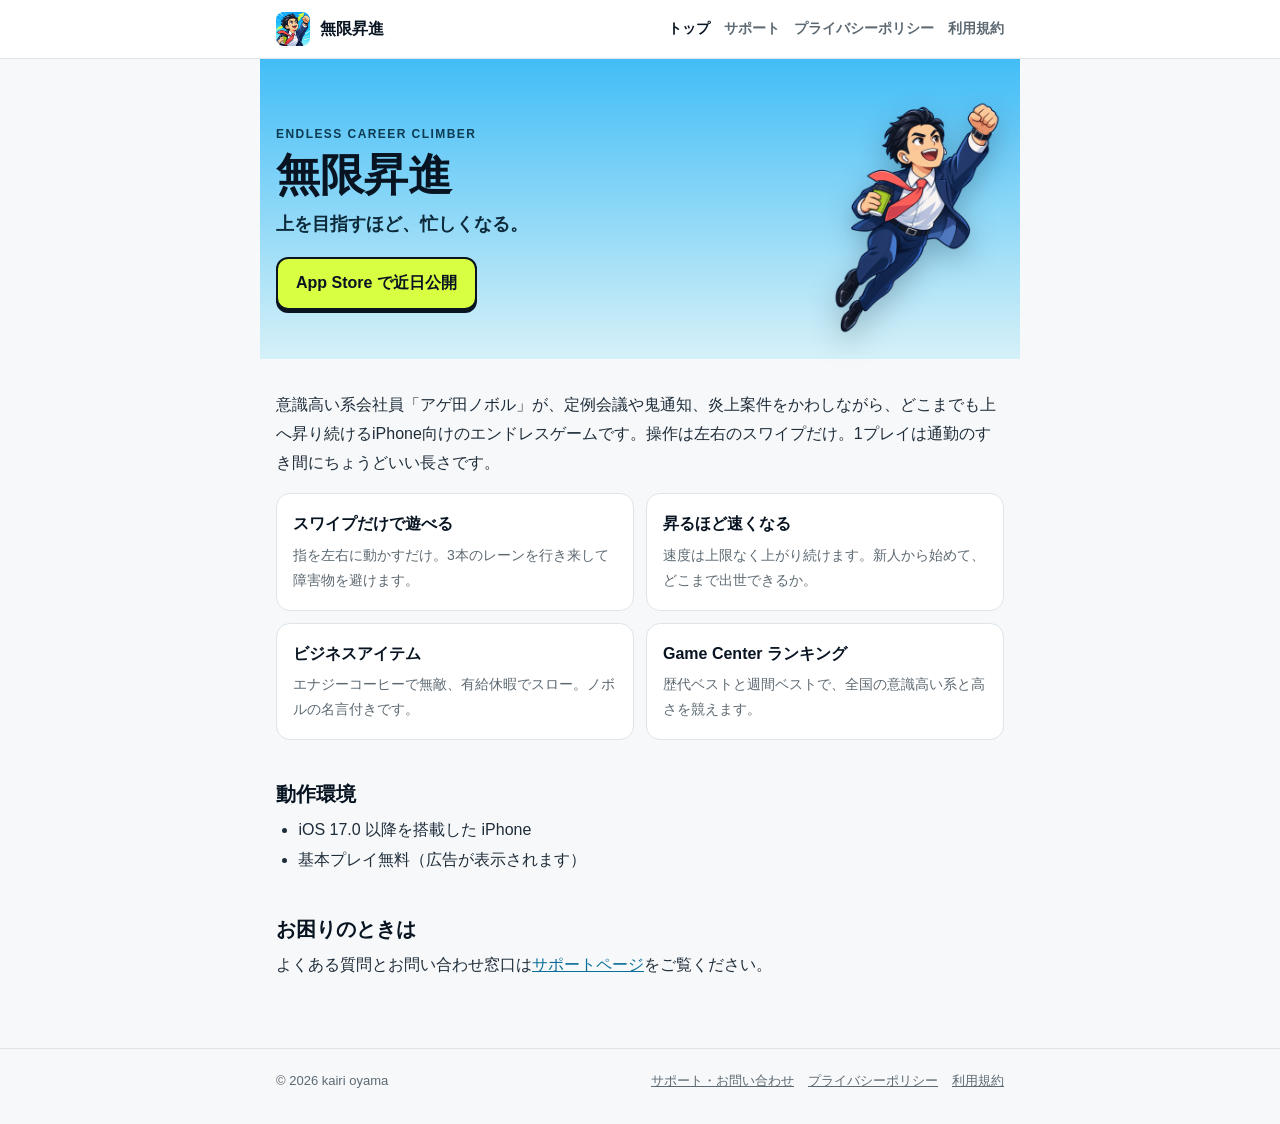
<file: index.html>
<!doctype html>
<html lang="ja">
<head>
  <meta charset="utf-8">
  <meta name="viewport" content="width=device-width, initial-scale=1">
  <title>無限昇進 — 意識高い系エンドレス上昇ゲーム</title>
  <meta name="description" content="上へ上へと昇り続ける、会社員ネタのエンドレス上昇ゲーム「無限昇進」の公式サイト。">
  <meta name="color-scheme" content="light dark">
  <link rel="icon" href="assets/icon.png">
  <link rel="apple-touch-icon" href="assets/apple-touch-icon.png">
  <link rel="stylesheet" href="styles.css">
</head>
<body>
  <header class="site-header">
    <div class="inner">
      <a class="brand" href="index.html"><img src="assets/icon.png" alt="" width="34" height="34">無限昇進</a>
      <nav class="site-nav" aria-label="サイト内">
        <a href="index.html" aria-current="page">トップ</a>
        <a href="support.html">サポート</a>
        <a href="privacy.html">プライバシーポリシー</a>
        <a href="terms.html">利用規約</a>
      </nav>
    </div>
  </header>
  <main>
    <section class="hero">
      <div>
        <p class="kicker">ENDLESS CAREER CLIMBER</p>
        <h1>無限昇進</h1>
        <p class="lead">上を目指すほど、忙しくなる。</p>
        <span class="badge">App Store で近日公開</span>
      </div>
      <img src="assets/noboru.png" alt="コーヒーを片手に空へ昇っていく主人公アゲ田ノボル" width="200" height="200">
    </section>

    <p>意識高い系会社員「アゲ田ノボル」が、定例会議や鬼通知、炎上案件をかわしながら、どこまでも上へ昇り続けるiPhone向けのエンドレスゲームです。操作は左右のスワイプだけ。1プレイは通勤のすき間にちょうどいい長さです。</p>

    <div class="cards">
      <div class="card">
        <h3>スワイプだけで遊べる</h3>
        <p>指を左右に動かすだけ。3本のレーンを行き来して障害物を避けます。</p>
      </div>
      <div class="card">
        <h3>昇るほど速くなる</h3>
        <p>速度は上限なく上がり続けます。新人から始めて、どこまで出世できるか。</p>
      </div>
      <div class="card">
        <h3>ビジネスアイテム</h3>
        <p>エナジーコーヒーで無敵、有給休暇でスロー。ノボルの名言付きです。</p>
      </div>
      <div class="card">
        <h3>Game Center ランキング</h3>
        <p>歴代ベストと週間ベストで、全国の意識高い系と高さを競えます。</p>
      </div>
    </div>

    <h2>動作環境</h2>
    <ul>
      <li>iOS 17.0 以降を搭載した iPhone</li>
      <li>基本プレイ無料（広告が表示されます）</li>
    </ul>

    <h2>お困りのときは</h2>
    <p>よくある質問とお問い合わせ窓口は<a href="support.html">サポートページ</a>をご覧ください。</p>
  </main>
  <footer class="site-footer">
    <div class="inner">
      <span>© 2026 kairi oyama</span>
      <nav aria-label="フッター">
        <a href="support.html">サポート・お問い合わせ</a>
        <a href="privacy.html">プライバシーポリシー</a>
        <a href="terms.html">利用規約</a>
      </nav>
    </div>
  </footer>
</body>
</html>
</file>
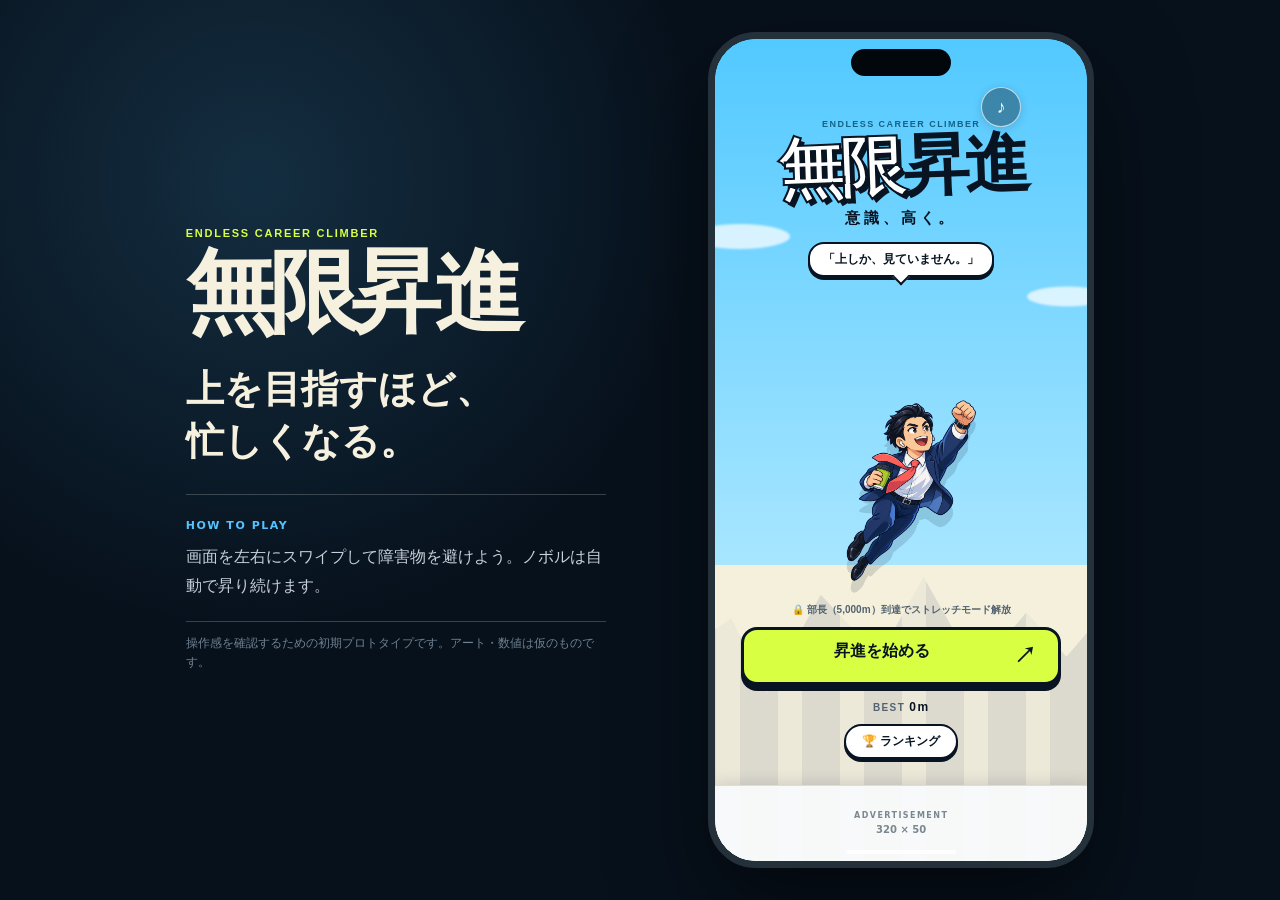
<file: mock/index.html>
<!doctype html>
<html lang="ja">
<head>
  <meta charset="utf-8">
  <meta name="viewport" content="width=device-width, initial-scale=1, viewport-fit=cover, user-scalable=no">
  <meta name="theme-color" content="#081421">
  <title>無限昇進 — 操作モック</title>
  <link rel="stylesheet" href="styles.css?v=20261109g">
</head>
<body>
  <main class="demo-layout">
    <section class="brief" aria-label="モック説明">
      <p class="eyebrow">ENDLESS CAREER CLIMBER</p>
      <h1>無限昇進</h1>
      <p class="lead">上を目指すほど、<br>忙しくなる。</p>
      <div class="instruction-card">
        <span>HOW TO PLAY</span>
        <p>画面を左右にスワイプして障害物を避けよう。ノボルは自動で昇り続けます。</p>
      </div>
      <p class="prototype-note">操作感を確認するための初期プロトタイプです。アート・数値は仮のものです。</p>
    </section>

    <section class="phone" aria-label="iPhoneゲームモック">
      <div class="speaker" aria-hidden="true"></div>
      <div class="screen" id="screen">
        <canvas id="game" width="390" height="844" aria-label="無限昇進のゲーム画面"></canvas>
        <button class="sound-button" id="soundButton" aria-label="音声をオフ" aria-pressed="false">♪</button>

        <div class="hud hidden" id="hud">
          <div class="hud-stat">
            <span>HEIGHT</span>
            <strong><b id="heightValue">0</b>m</strong>
          </div>
          <div class="rank-pill" id="rankValue">新人</div>
          <button class="icon-button" id="pauseButton" aria-label="一時停止">Ⅱ</button>
          <div class="speed" id="speedValue">SPEED ×1.0</div>
        </div>

        <section class="overlay title-screen" id="titleScreen">
          <div class="title-cloud cloud-one"></div>
          <div class="title-cloud cloud-two"></div>
          <div class="title-content">
            <p class="mini-title">ENDLESS CAREER CLIMBER</p>
            <h2><span>無限</span>昇進</h2>
            <p class="tagline" id="modeTagline">意識、高く。</p>
            <p class="hero-quote">「上しか、見ていません。」</p>
            <img class="hero-art" src="assets/character-noboru.png" alt="コーヒーを持って上昇するアゲ田ノボル">
            <div class="mode-select hidden" id="modeSelect" role="group" aria-label="モード選択">
              <button data-mode="normal" aria-pressed="true">通常</button>
              <button data-mode="stretch" aria-pressed="false">ストレッチ🔥</button>
              <button class="hidden" data-mode="overtime" aria-pressed="false">無限残業🌙</button>
            </div>
            <p class="mode-locked" id="modeLocked">🔒 部長（5,000m）到達でストレッチモード解放</p>
            <button class="primary-button" id="startButton">昇進を始める <span>↗</span></button>
            <p class="best">BEST <strong id="bestTitle">0m</strong></p>
            <button class="ranking-button" id="titleRankingButton">🏆 ランキング</button>
          </div>
        </section>

        <section class="overlay item-screen hidden" id="itemScreen">
          <div class="item-screen-content">
            <p class="mini-title">CAREER SUPPORT</p>
            <h2>使える福利厚生</h2>
            <p class="item-intro">触れるだけで即時発動。<br>上手に使って、さらに上へ。</p>
            <div class="item-list">
              <article>
                <img src="assets/item-energy-coffee.png" alt="エナジーコーヒー">
                <div><h3>エナジーコーヒー</h3><p>5秒間、無敵＆加速</p></div>
                <b>5s</b>
              </article>
              <article>
                <img src="assets/item-noise-cancel.png" alt="ノイズキャンセリング">
                <div><h3>ノイズキャンセリング</h3><p>障害物を1回だけ無効化</p></div>
                <b>×1</b>
              </article>
              <article>
                <img src="assets/item-paid-leave.png" alt="有給休暇申請書">
                <div><h3>有給休暇</h3><p>5秒間、世界がスローに</p></div>
                <b>5s</b>
              </article>
              <article>
                <img src="assets/item-self-help-book.png" alt="自己啓発本">
                <div><h3>自己啓発本</h3><p>読んだ気になって高度＋250m</p></div>
                <b>+250</b>
              </article>
            </div>
            <button class="primary-button" id="briefingStartButton">理解して昇進 <span>↗</span></button>
            <button class="text-button" id="briefingBackButton">タイトルへ戻る</button>
          </div>
        </section>

        <section class="overlay modal-overlay hidden" id="pauseScreen">
          <div class="modal">
            <p class="modal-kicker">COFFEE BREAK</p>
            <h2>ちょっと休憩</h2>
            <p>成長は一時停止中です。</p>
            <p class="noboru-line" id="pauseLine">「戦略的休息中。」</p>
            <button class="primary-button" id="resumeButton">業務を再開</button>
            <button class="text-button" id="pauseToTitle">タイトルへ</button>
          </div>
        </section>

        <section class="overlay modal-overlay hidden" id="gameOverScreen">
          <div class="modal game-over-modal">
            <div class="failure-icon">!</div>
            <p class="modal-kicker danger">CAREER PAUSED</p>
            <h2>成長が<br>止まりました</h2>
            <p class="noboru-line" id="gameOverLine">「これは失敗ではない。学びのピボットだ。」</p>
            <div class="result-row">
              <div><span>今回の高度</span><strong id="finalHeight">0m</strong></div>
              <div><span>役職</span><strong id="finalRank">新人</strong></div>
              <div class="global-rank hidden" id="globalRank"><span>全国順位</span><strong>—</strong></div>
            </div>
            <p class="new-best hidden" id="newBest">NEW BEST!</p>
            <p class="stretch-unlocked hidden" id="stretchUnlocked">🔥 ストレッチモード解放！ タイトルで選べます</p>
            <figure class="failure-capture hidden" id="failureCaptureBox">
              <img id="failureCapture" alt="失敗した瞬間の自動キャプチャ">
              <figcaption>失敗した瞬間を自動キャプチャしました</figcaption>
            </figure>
            <div class="capture-actions hidden" id="captureActions">
              <button id="saveCaptureButton">画像を保存</button>
              <button id="shareCaptureButton">共有する</button>
            </div>
            <button class="primary-button" id="retryButton">もう一度昇進 <span>↗</span></button>
            <div class="over-links">
              <button class="text-button" id="overRankingButton">ランキング</button>
              <button class="text-button" id="overToTitle">タイトルへ</button>
            </div>
          </div>
        </section>

        <section class="overlay modal-overlay ranking-overlay hidden" id="rankingScreen" aria-label="ランキング">
          <div class="modal ranking-modal">
            <p class="modal-kicker">GAME CENTER</p>
            <h2>昇進ランキング</h2>
            <div class="ranking-tabs" role="tablist">
              <button role="tab" aria-selected="true" data-board="alltime">歴代ベスト</button>
              <button role="tab" aria-selected="false" data-board="weekly">今週</button>
              <button role="tab" aria-selected="false" data-board="stretch">ストレッチ</button>
              <button class="hidden" role="tab" aria-selected="false" data-board="overtime">残業</button>
            </div>
            <ol class="ranking-list" id="rankingList"></ol>
            <p class="ranking-note">モック表示です。実機ではGame Centerのランキング画面が開きます。</p>
            <button class="primary-button" id="rankingCloseButton">閉じる</button>
          </div>
        </section>

        <div class="touch-guide hidden" id="touchGuide" aria-hidden="true">
          <div><b>‹</b><i></i><b>›</b><span>左右にスワイプ</span></div>
        </div>
        <div class="effect-chip hidden" id="effectChip">
          <img id="effectIcon" src="assets/item-energy-coffee.png" alt="">
          <span id="effectText">無敵 5.0s</span>
        </div>
        <div class="pickup-toast hidden" id="pickupToast">エナジーコーヒー！</div>
        <aside class="ad-slot" aria-label="広告掲載予定領域">
          <span>ADVERTISEMENT</span>
          <strong>320 × 50</strong>
        </aside>
      </div>
      <div class="home-indicator" aria-hidden="true"></div>
    </section>
  </main>
  <script src="game.js?v=20261109g"></script>
</body>
</html>
</file>
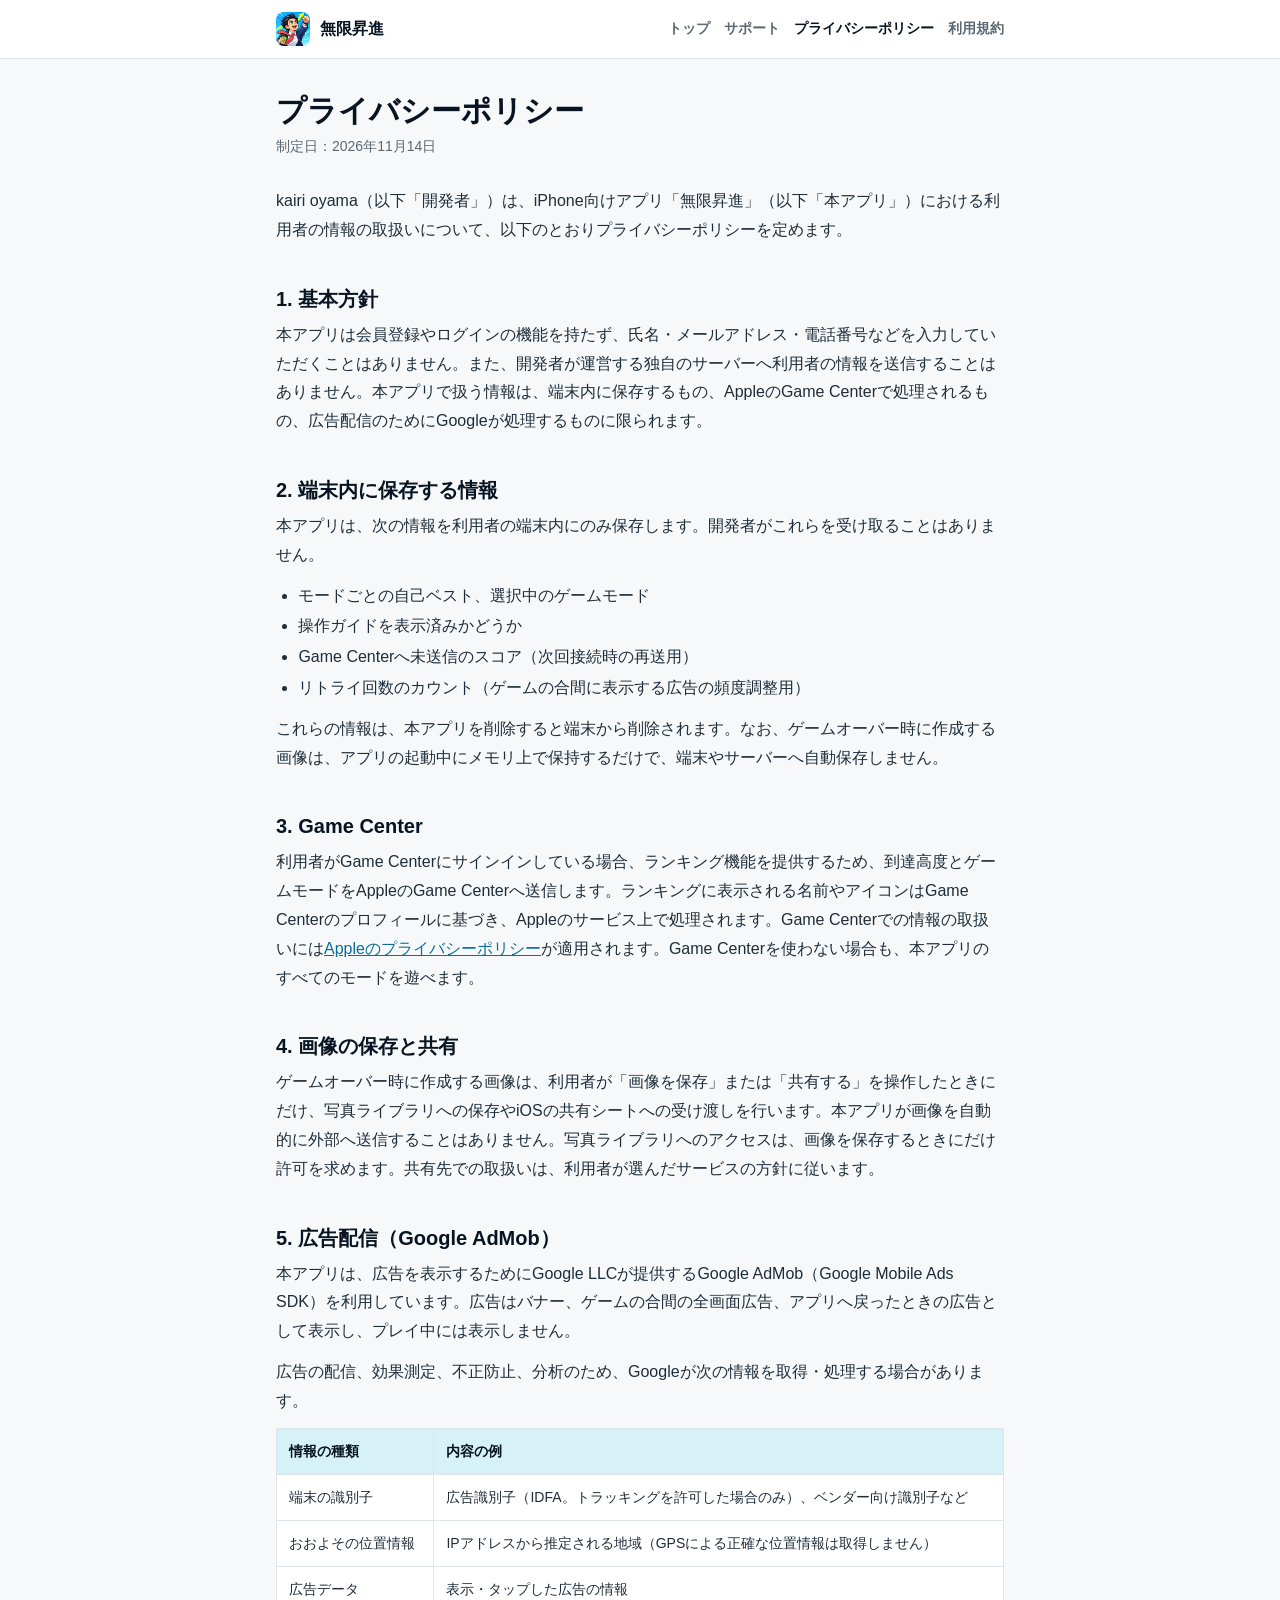
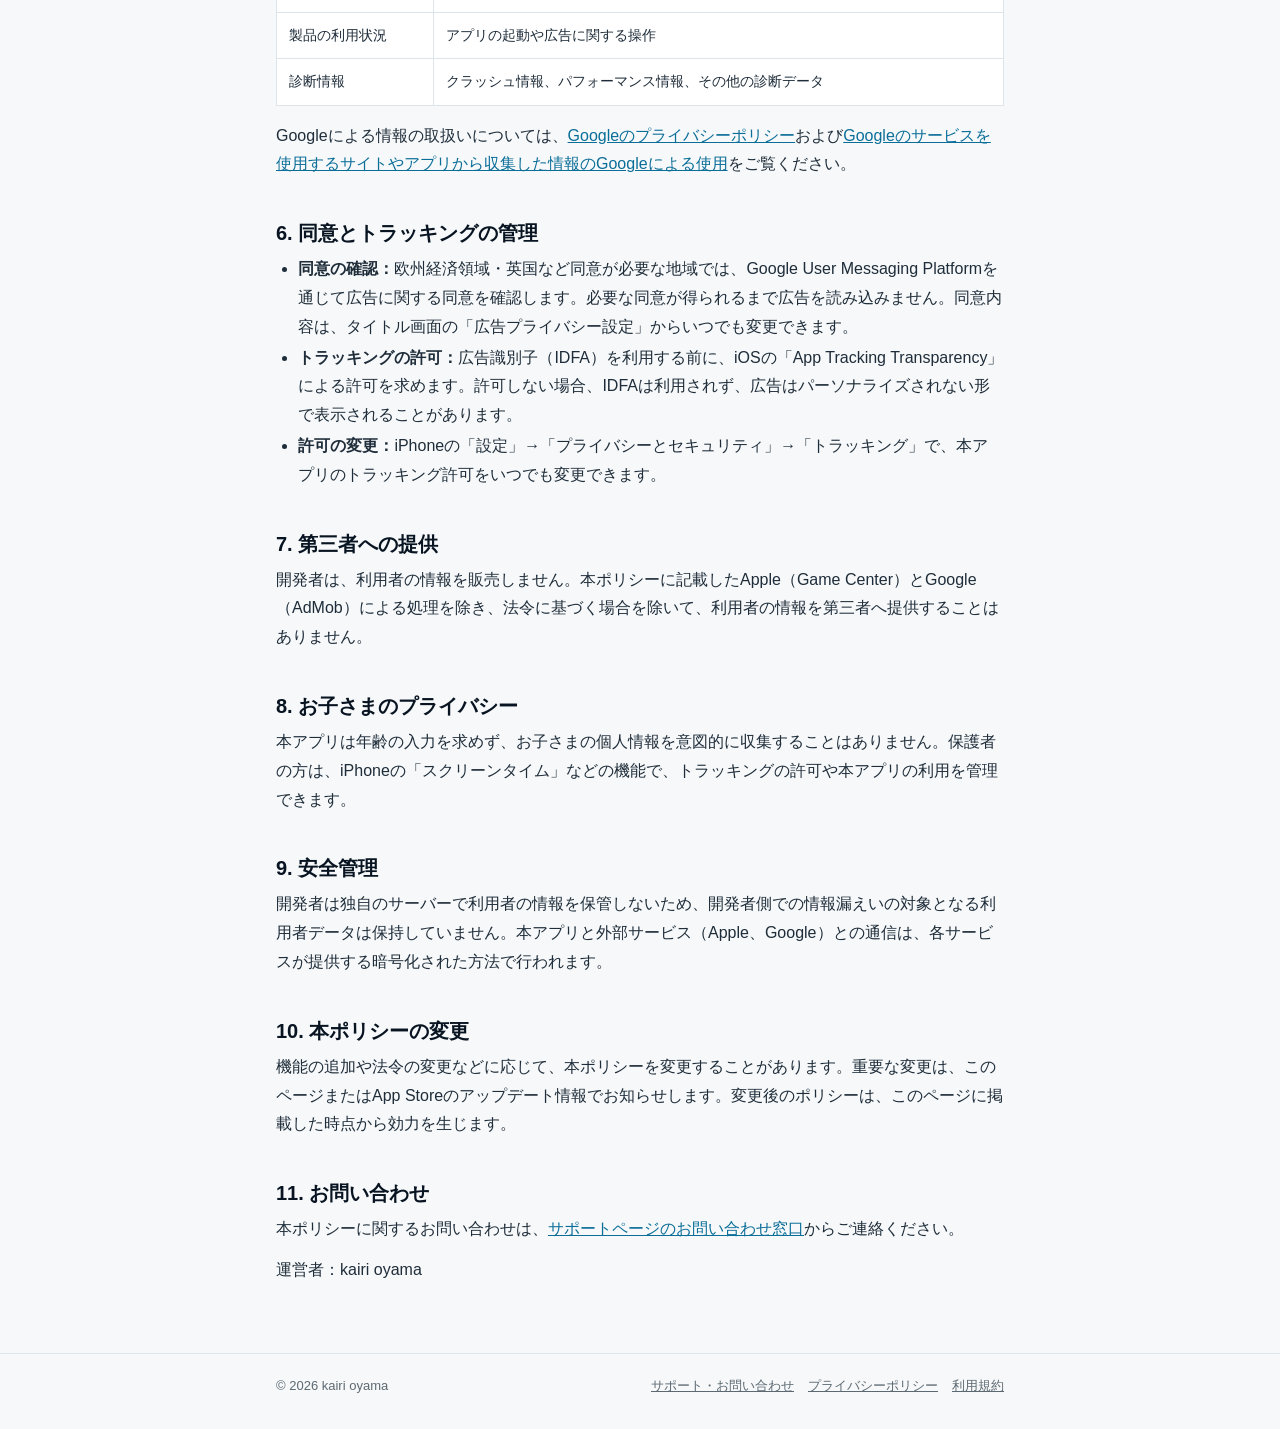
<file: privacy.html>
<!doctype html>
<html lang="ja">
<head>
  <meta charset="utf-8">
  <meta name="viewport" content="width=device-width, initial-scale=1">
  <title>プライバシーポリシー | 無限昇進</title>
  <meta name="description" content="「無限昇進」で扱う情報と、その利用目的・提供先についての説明。">
  <meta name="color-scheme" content="light dark">
  <link rel="icon" href="assets/icon.png">
  <link rel="apple-touch-icon" href="assets/apple-touch-icon.png">
  <link rel="stylesheet" href="styles.css">
</head>
<body>
  <header class="site-header">
    <div class="inner">
      <a class="brand" href="index.html"><img src="assets/icon.png" alt="" width="34" height="34">無限昇進</a>
      <nav class="site-nav" aria-label="サイト内">
        <a href="index.html">トップ</a>
        <a href="support.html">サポート</a>
        <a href="privacy.html" aria-current="page">プライバシーポリシー</a>
        <a href="terms.html">利用規約</a>
      </nav>
    </div>
  </header>
  <main>
    <h1 class="page-title">プライバシーポリシー</h1>
    <p class="updated">制定日：2026年11月14日</p>

    <p>kairi oyama（以下「開発者」）は、iPhone向けアプリ「無限昇進」（以下「本アプリ」）における利用者の情報の取扱いについて、以下のとおりプライバシーポリシーを定めます。</p>

    <h2>1. 基本方針</h2>
    <p>本アプリは会員登録やログインの機能を持たず、氏名・メールアドレス・電話番号などを入力していただくことはありません。また、開発者が運営する独自のサーバーへ利用者の情報を送信することはありません。本アプリで扱う情報は、端末内に保存するもの、AppleのGame Centerで処理されるもの、広告配信のためにGoogleが処理するものに限られます。</p>

    <h2>2. 端末内に保存する情報</h2>
    <p>本アプリは、次の情報を利用者の端末内にのみ保存します。開発者がこれらを受け取ることはありません。</p>
    <ul>
      <li>モードごとの自己ベスト、選択中のゲームモード</li>
      <li>操作ガイドを表示済みかどうか</li>
      <li>Game Centerへ未送信のスコア（次回接続時の再送用）</li>
      <li>リトライ回数のカウント（ゲームの合間に表示する広告の頻度調整用）</li>
    </ul>
    <p>これらの情報は、本アプリを削除すると端末から削除されます。なお、ゲームオーバー時に作成する画像は、アプリの起動中にメモリ上で保持するだけで、端末やサーバーへ自動保存しません。</p>

    <h2>3. Game Center</h2>
    <p>利用者がGame Centerにサインインしている場合、ランキング機能を提供するため、到達高度とゲームモードをAppleのGame Centerへ送信します。ランキングに表示される名前やアイコンはGame Centerのプロフィールに基づき、Appleのサービス上で処理されます。Game Centerでの情報の取扱いには<a href="https://www.apple.com/jp/legal/privacy/">Appleのプライバシーポリシー</a>が適用されます。Game Centerを使わない場合も、本アプリのすべてのモードを遊べます。</p>

    <h2>4. 画像の保存と共有</h2>
    <p>ゲームオーバー時に作成する画像は、利用者が「画像を保存」または「共有する」を操作したときにだけ、写真ライブラリへの保存やiOSの共有シートへの受け渡しを行います。本アプリが画像を自動的に外部へ送信することはありません。写真ライブラリへのアクセスは、画像を保存するときにだけ許可を求めます。共有先での取扱いは、利用者が選んだサービスの方針に従います。</p>

    <h2>5. 広告配信（Google AdMob）</h2>
    <p>本アプリは、広告を表示するためにGoogle LLCが提供するGoogle AdMob（Google Mobile Ads SDK）を利用しています。広告はバナー、ゲームの合間の全画面広告、アプリへ戻ったときの広告として表示し、プレイ中には表示しません。</p>
    <p>広告の配信、効果測定、不正防止、分析のため、Googleが次の情報を取得・処理する場合があります。</p>
    <div class="table-wrap">
      <table>
        <thead>
          <tr><th>情報の種類</th><th>内容の例</th></tr>
        </thead>
        <tbody>
          <tr><td>端末の識別子</td><td>広告識別子（IDFA。トラッキングを許可した場合のみ）、ベンダー向け識別子など</td></tr>
          <tr><td>おおよその位置情報</td><td>IPアドレスから推定される地域（GPSによる正確な位置情報は取得しません）</td></tr>
          <tr><td>広告データ</td><td>表示・タップした広告の情報</td></tr>
          <tr><td>製品の利用状況</td><td>アプリの起動や広告に関する操作</td></tr>
          <tr><td>診断情報</td><td>クラッシュ情報、パフォーマンス情報、その他の診断データ</td></tr>
        </tbody>
      </table>
    </div>
    <p>Googleによる情報の取扱いについては、<a href="https://policies.google.com/privacy?hl=ja">Googleのプライバシーポリシー</a>および<a href="https://policies.google.com/technologies/partner-sites?hl=ja">Googleのサービスを使用するサイトやアプリから収集した情報のGoogleによる使用</a>をご覧ください。</p>

    <h2>6. 同意とトラッキングの管理</h2>
    <ul>
      <li><strong>同意の確認：</strong>欧州経済領域・英国など同意が必要な地域では、Google User Messaging Platformを通じて広告に関する同意を確認します。必要な同意が得られるまで広告を読み込みません。同意内容は、タイトル画面の「広告プライバシー設定」からいつでも変更できます。</li>
      <li><strong>トラッキングの許可：</strong>広告識別子（IDFA）を利用する前に、iOSの「App Tracking Transparency」による許可を求めます。許可しない場合、IDFAは利用されず、広告はパーソナライズされない形で表示されることがあります。</li>
      <li><strong>許可の変更：</strong>iPhoneの「設定」→「プライバシーとセキュリティ」→「トラッキング」で、本アプリのトラッキング許可をいつでも変更できます。</li>
    </ul>

    <h2>7. 第三者への提供</h2>
    <p>開発者は、利用者の情報を販売しません。本ポリシーに記載したApple（Game Center）とGoogle（AdMob）による処理を除き、法令に基づく場合を除いて、利用者の情報を第三者へ提供することはありません。</p>

    <h2>8. お子さまのプライバシー</h2>
    <p>本アプリは年齢の入力を求めず、お子さまの個人情報を意図的に収集することはありません。保護者の方は、iPhoneの「スクリーンタイム」などの機能で、トラッキングの許可や本アプリの利用を管理できます。</p>

    <h2>9. 安全管理</h2>
    <p>開発者は独自のサーバーで利用者の情報を保管しないため、開発者側での情報漏えいの対象となる利用者データは保持していません。本アプリと外部サービス（Apple、Google）との通信は、各サービスが提供する暗号化された方法で行われます。</p>

    <h2>10. 本ポリシーの変更</h2>
    <p>機能の追加や法令の変更などに応じて、本ポリシーを変更することがあります。重要な変更は、このページまたはApp Storeのアップデート情報でお知らせします。変更後のポリシーは、このページに掲載した時点から効力を生じます。</p>

    <h2>11. お問い合わせ</h2>
    <p>本ポリシーに関するお問い合わせは、<a href="support.html#contact">サポートページのお問い合わせ窓口</a>からご連絡ください。</p>
    <p>運営者：kairi oyama</p>
  </main>
  <footer class="site-footer">
    <div class="inner">
      <span>© 2026 kairi oyama</span>
      <nav aria-label="フッター">
        <a href="support.html">サポート・お問い合わせ</a>
        <a href="privacy.html">プライバシーポリシー</a>
        <a href="terms.html">利用規約</a>
      </nav>
    </div>
  </footer>
</body>
</html>
</file>
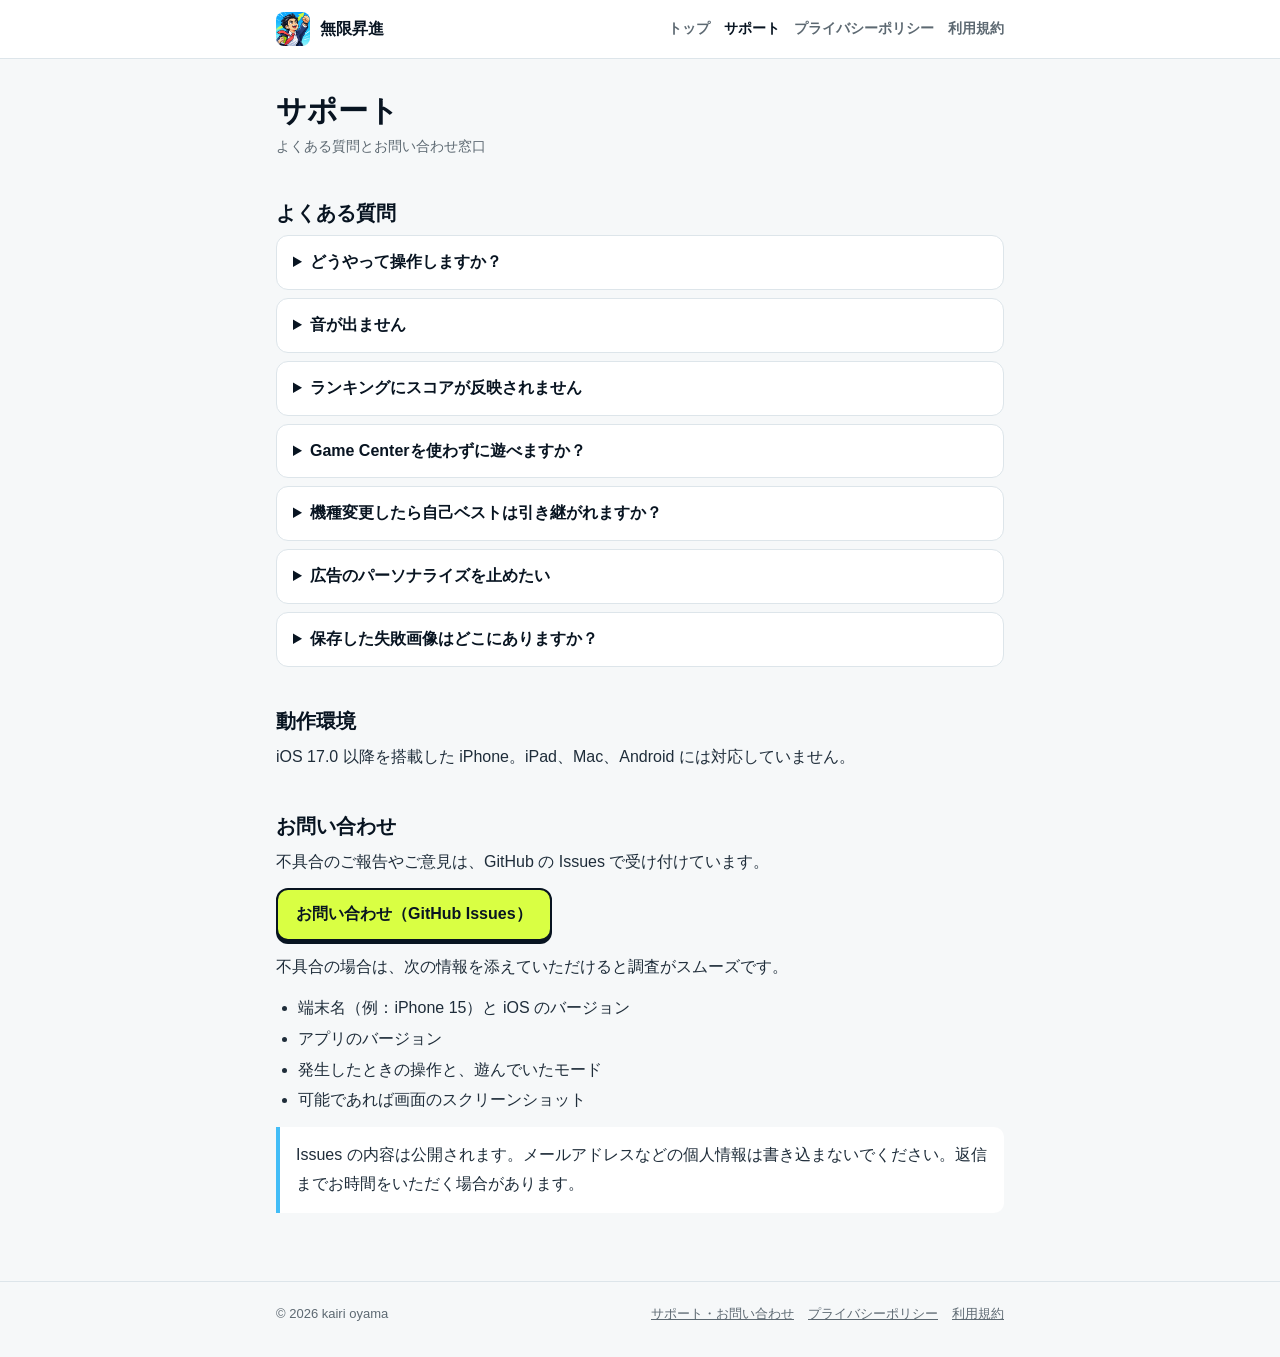
<file: support.html>
<!doctype html>
<html lang="ja">
<head>
  <meta charset="utf-8">
  <meta name="viewport" content="width=device-width, initial-scale=1">
  <title>サポート | 無限昇進</title>
  <meta name="description" content="「無限昇進」のよくある質問とお問い合わせ窓口。">
  <meta name="color-scheme" content="light dark">
  <link rel="icon" href="assets/icon.png">
  <link rel="apple-touch-icon" href="assets/apple-touch-icon.png">
  <link rel="stylesheet" href="styles.css">
</head>
<body>
  <header class="site-header">
    <div class="inner">
      <a class="brand" href="index.html"><img src="assets/icon.png" alt="" width="34" height="34">無限昇進</a>
      <nav class="site-nav" aria-label="サイト内">
        <a href="index.html">トップ</a>
        <a href="support.html" aria-current="page">サポート</a>
        <a href="privacy.html">プライバシーポリシー</a>
        <a href="terms.html">利用規約</a>
      </nav>
    </div>
  </header>
  <main>
    <h1 class="page-title">サポート</h1>
    <p class="updated">よくある質問とお問い合わせ窓口</p>

    <h2>よくある質問</h2>

    <details>
      <summary>どうやって操作しますか？</summary>
      <p>プレイ画面を左右にスワイプすると、アゲ田ノボルが指の動きに合わせて横に移動します。縦方向のスワイプは移動に影響しません。右上のボタンで一時停止できます。</p>
    </details>

    <details>
      <summary>音が出ません</summary>
      <p>端末の音量と、消音（マナーモード）スイッチをご確認ください。本アプリは消音スイッチがオンのときは音を鳴らさず、他のアプリで再生中の音楽とも一緒に再生されます。</p>
    </details>

    <details>
      <summary>ランキングにスコアが反映されません</summary>
      <p>iPhoneの「設定」→「Game Center」でサインインしているか、通信できる状態かをご確認ください。送信できなかった最高スコアは端末内に保持し、次にGame Centerへ接続したときに再送を試みます。</p>
    </details>

    <details>
      <summary>Game Centerを使わずに遊べますか？</summary>
      <p>はい。Game Centerにサインインしていなくても、すべてのモードを遊べます。ランキングへの登録と閲覧だけが利用できなくなります。</p>
    </details>

    <details>
      <summary>機種変更したら自己ベストは引き継がれますか？</summary>
      <p>端末内に保存している自己ベストの自動移行は保証していません。Game Centerのランキングへ送信済みのスコアは、同じApple Accountでサインインすると確認できます。</p>
    </details>

    <details>
      <summary>広告のパーソナライズを止めたい</summary>
      <p>iPhoneの「設定」→「プライバシーとセキュリティ」→「トラッキング」で、本アプリのトラッキング許可をオフにできます。同意が必要な地域では、タイトル画面の「広告プライバシー設定」から同意内容を変更できます。詳しくは<a href="privacy.html">プライバシーポリシー</a>をご覧ください。</p>
    </details>

    <details>
      <summary>保存した失敗画像はどこにありますか？</summary>
      <p>ゲームオーバー画面で「画像を保存」を押すと、写真アプリに保存されます。写真ライブラリへのアクセスは、保存するときにだけ許可を求めます。</p>
    </details>

    <h2>動作環境</h2>
    <p>iOS 17.0 以降を搭載した iPhone。iPad、Mac、Android には対応していません。</p>

    <h2 id="contact">お問い合わせ</h2>
    <p>不具合のご報告やご意見は、GitHub の Issues で受け付けています。</p>
    <p><a class="badge" href="https://github.com/unnnya5-hue/UpAndJump/issues">お問い合わせ（GitHub Issues）</a></p>
    <p>不具合の場合は、次の情報を添えていただけると調査がスムーズです。</p>
    <ul>
      <li>端末名（例：iPhone 15）と iOS のバージョン</li>
      <li>アプリのバージョン</li>
      <li>発生したときの操作と、遊んでいたモード</li>
      <li>可能であれば画面のスクリーンショット</li>
    </ul>
    <p class="note">Issues の内容は公開されます。メールアドレスなどの個人情報は書き込まないでください。返信までお時間をいただく場合があります。</p>
  </main>
  <footer class="site-footer">
    <div class="inner">
      <span>© 2026 kairi oyama</span>
      <nav aria-label="フッター">
        <a href="support.html">サポート・お問い合わせ</a>
        <a href="privacy.html">プライバシーポリシー</a>
        <a href="terms.html">利用規約</a>
      </nav>
    </div>
  </footer>
</body>
</html>
</file>
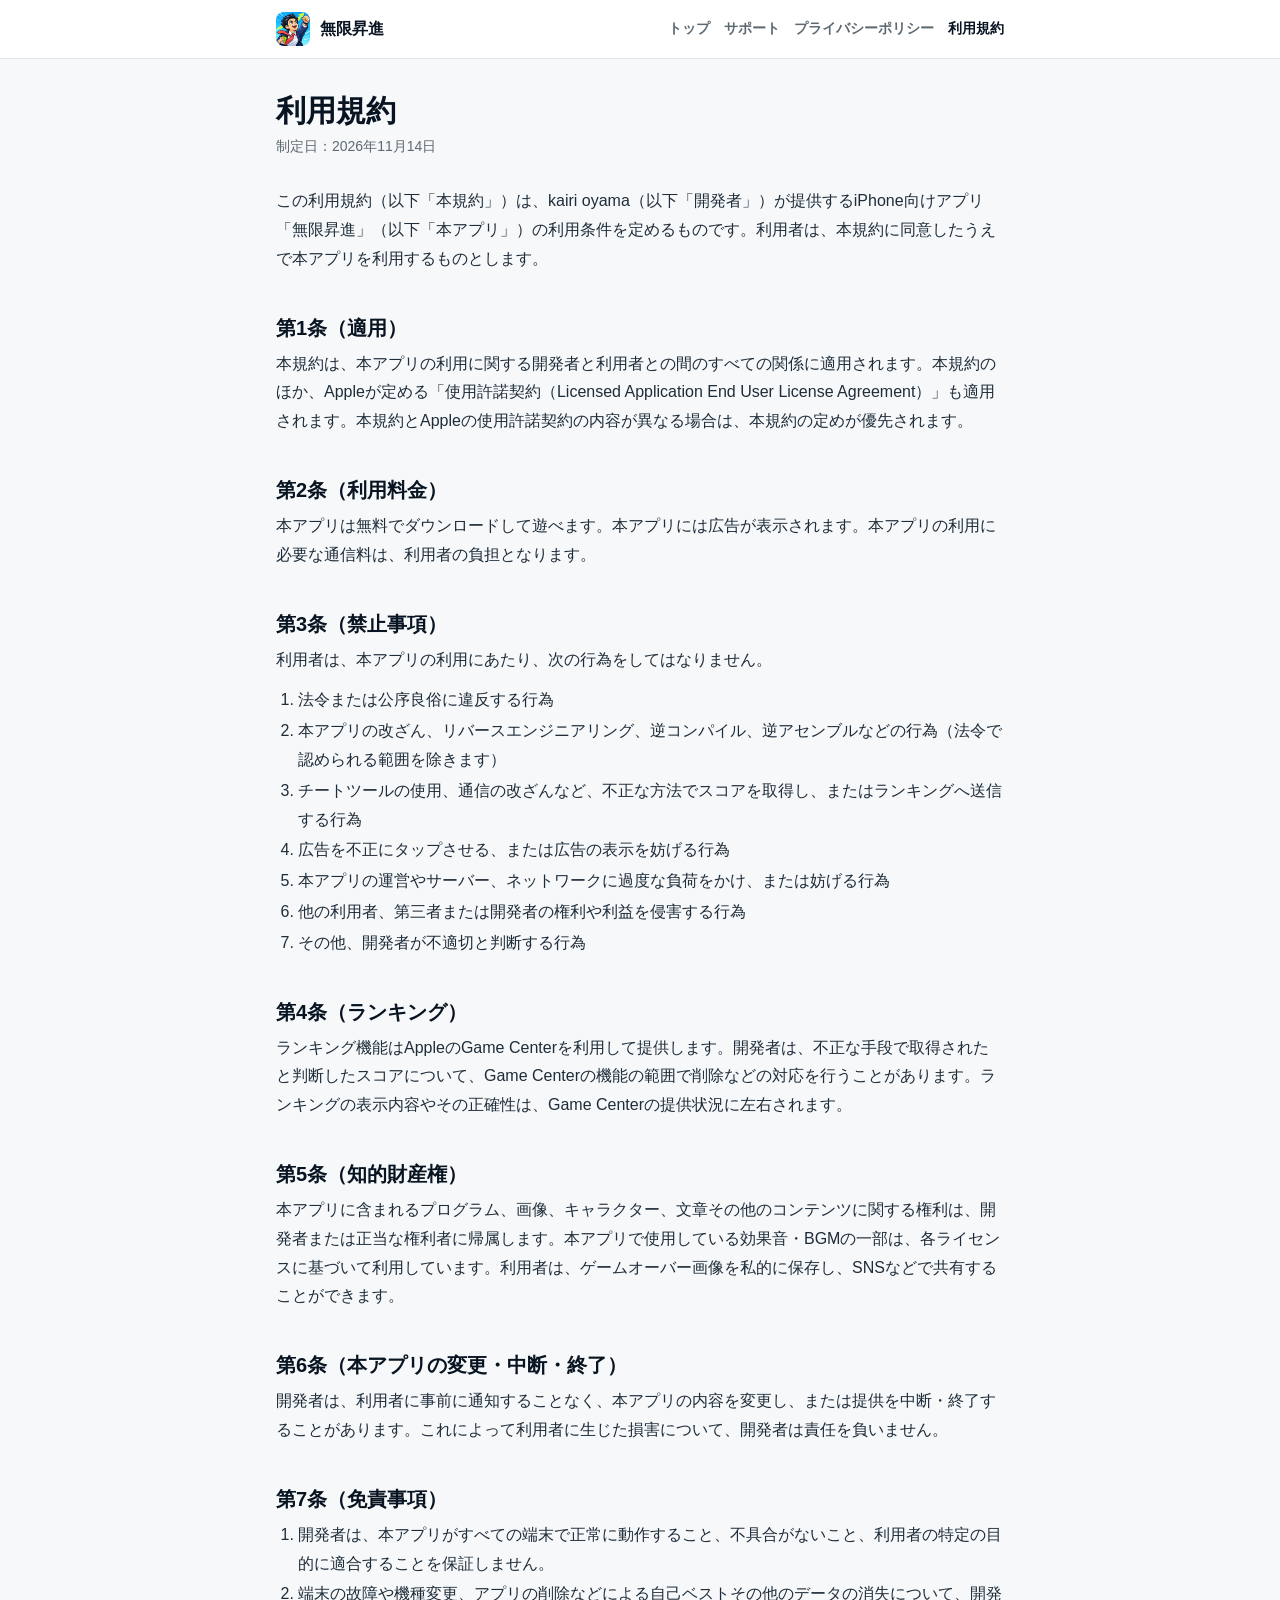
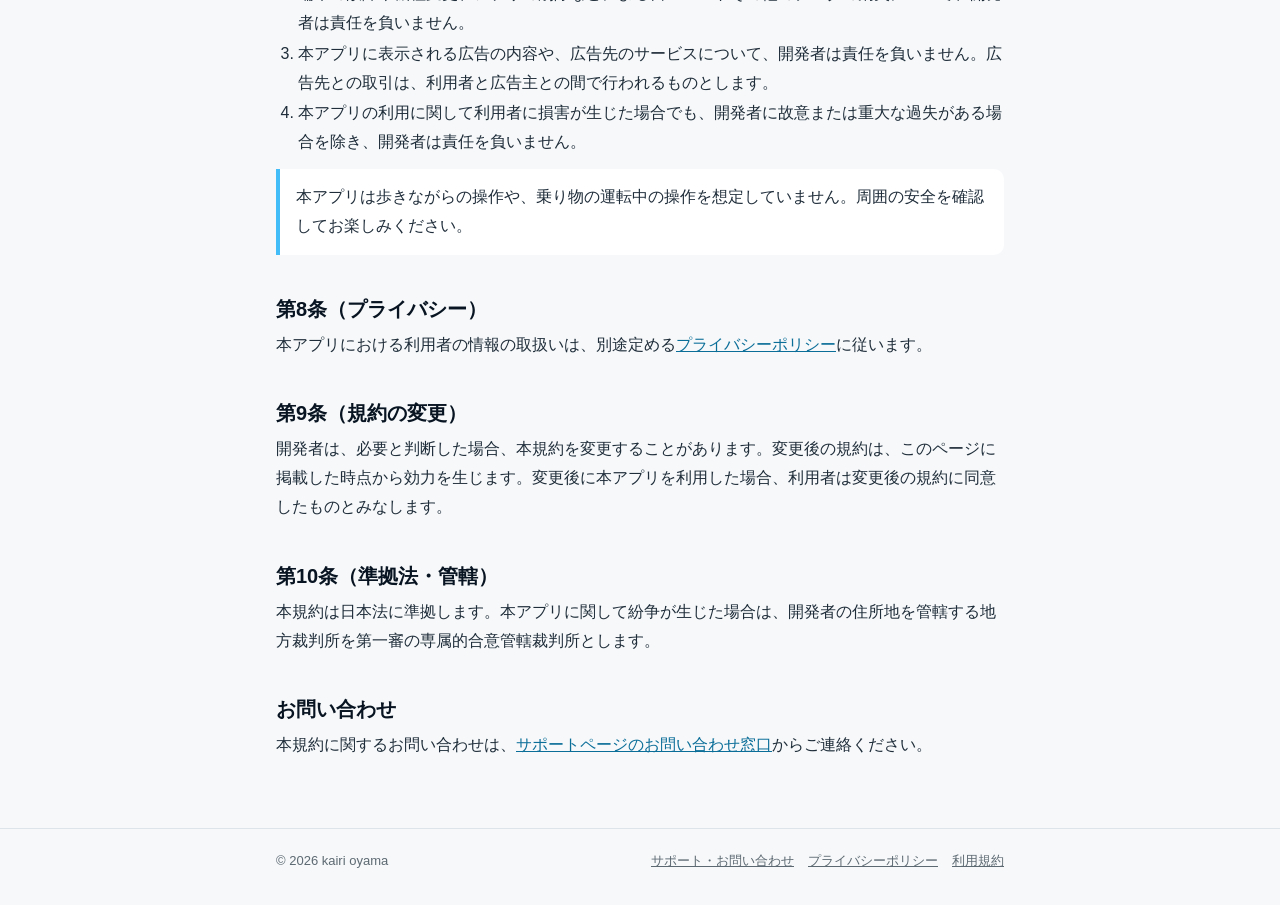
<file: terms.html>
<!doctype html>
<html lang="ja">
<head>
  <meta charset="utf-8">
  <meta name="viewport" content="width=device-width, initial-scale=1">
  <title>利用規約 | 無限昇進</title>
  <meta name="description" content="「無限昇進」の利用規約。">
  <meta name="color-scheme" content="light dark">
  <link rel="icon" href="assets/icon.png">
  <link rel="apple-touch-icon" href="assets/apple-touch-icon.png">
  <link rel="stylesheet" href="styles.css">
</head>
<body>
  <header class="site-header">
    <div class="inner">
      <a class="brand" href="index.html"><img src="assets/icon.png" alt="" width="34" height="34">無限昇進</a>
      <nav class="site-nav" aria-label="サイト内">
        <a href="index.html">トップ</a>
        <a href="support.html">サポート</a>
        <a href="privacy.html">プライバシーポリシー</a>
        <a href="terms.html" aria-current="page">利用規約</a>
      </nav>
    </div>
  </header>
  <main>
    <h1 class="page-title">利用規約</h1>
    <p class="updated">制定日：2026年11月14日</p>

    <p>この利用規約（以下「本規約」）は、kairi oyama（以下「開発者」）が提供するiPhone向けアプリ「無限昇進」（以下「本アプリ」）の利用条件を定めるものです。利用者は、本規約に同意したうえで本アプリを利用するものとします。</p>

    <h2>第1条（適用）</h2>
    <p>本規約は、本アプリの利用に関する開発者と利用者との間のすべての関係に適用されます。本規約のほか、Appleが定める「使用許諾契約（Licensed Application End User License Agreement）」も適用されます。本規約とAppleの使用許諾契約の内容が異なる場合は、本規約の定めが優先されます。</p>

    <h2>第2条（利用料金）</h2>
    <p>本アプリは無料でダウンロードして遊べます。本アプリには広告が表示されます。本アプリの利用に必要な通信料は、利用者の負担となります。</p>

    <h2>第3条（禁止事項）</h2>
    <p>利用者は、本アプリの利用にあたり、次の行為をしてはなりません。</p>
    <ol>
      <li>法令または公序良俗に違反する行為</li>
      <li>本アプリの改ざん、リバースエンジニアリング、逆コンパイル、逆アセンブルなどの行為（法令で認められる範囲を除きます）</li>
      <li>チートツールの使用、通信の改ざんなど、不正な方法でスコアを取得し、またはランキングへ送信する行為</li>
      <li>広告を不正にタップさせる、または広告の表示を妨げる行為</li>
      <li>本アプリの運営やサーバー、ネットワークに過度な負荷をかけ、または妨げる行為</li>
      <li>他の利用者、第三者または開発者の権利や利益を侵害する行為</li>
      <li>その他、開発者が不適切と判断する行為</li>
    </ol>

    <h2>第4条（ランキング）</h2>
    <p>ランキング機能はAppleのGame Centerを利用して提供します。開発者は、不正な手段で取得されたと判断したスコアについて、Game Centerの機能の範囲で削除などの対応を行うことがあります。ランキングの表示内容やその正確性は、Game Centerの提供状況に左右されます。</p>

    <h2>第5条（知的財産権）</h2>
    <p>本アプリに含まれるプログラム、画像、キャラクター、文章その他のコンテンツに関する権利は、開発者または正当な権利者に帰属します。本アプリで使用している効果音・BGMの一部は、各ライセンスに基づいて利用しています。利用者は、ゲームオーバー画像を私的に保存し、SNSなどで共有することができます。</p>

    <h2>第6条（本アプリの変更・中断・終了）</h2>
    <p>開発者は、利用者に事前に通知することなく、本アプリの内容を変更し、または提供を中断・終了することがあります。これによって利用者に生じた損害について、開発者は責任を負いません。</p>

    <h2>第7条（免責事項）</h2>
    <ol>
      <li>開発者は、本アプリがすべての端末で正常に動作すること、不具合がないこと、利用者の特定の目的に適合することを保証しません。</li>
      <li>端末の故障や機種変更、アプリの削除などによる自己ベストその他のデータの消失について、開発者は責任を負いません。</li>
      <li>本アプリに表示される広告の内容や、広告先のサービスについて、開発者は責任を負いません。広告先との取引は、利用者と広告主との間で行われるものとします。</li>
      <li>本アプリの利用に関して利用者に損害が生じた場合でも、開発者に故意または重大な過失がある場合を除き、開発者は責任を負いません。</li>
    </ol>
    <p class="note">本アプリは歩きながらの操作や、乗り物の運転中の操作を想定していません。周囲の安全を確認してお楽しみください。</p>

    <h2>第8条（プライバシー）</h2>
    <p>本アプリにおける利用者の情報の取扱いは、別途定める<a href="privacy.html">プライバシーポリシー</a>に従います。</p>

    <h2>第9条（規約の変更）</h2>
    <p>開発者は、必要と判断した場合、本規約を変更することがあります。変更後の規約は、このページに掲載した時点から効力を生じます。変更後に本アプリを利用した場合、利用者は変更後の規約に同意したものとみなします。</p>

    <h2>第10条（準拠法・管轄）</h2>
    <p>本規約は日本法に準拠します。本アプリに関して紛争が生じた場合は、開発者の住所地を管轄する地方裁判所を第一審の専属的合意管轄裁判所とします。</p>

    <h2>お問い合わせ</h2>
    <p>本規約に関するお問い合わせは、<a href="support.html#contact">サポートページのお問い合わせ窓口</a>からご連絡ください。</p>
  </main>
  <footer class="site-footer">
    <div class="inner">
      <span>© 2026 kairi oyama</span>
      <nav aria-label="フッター">
        <a href="support.html">サポート・お問い合わせ</a>
        <a href="privacy.html">プライバシーポリシー</a>
        <a href="terms.html">利用規約</a>
      </nav>
    </div>
  </footer>
</body>
</html>
</file>
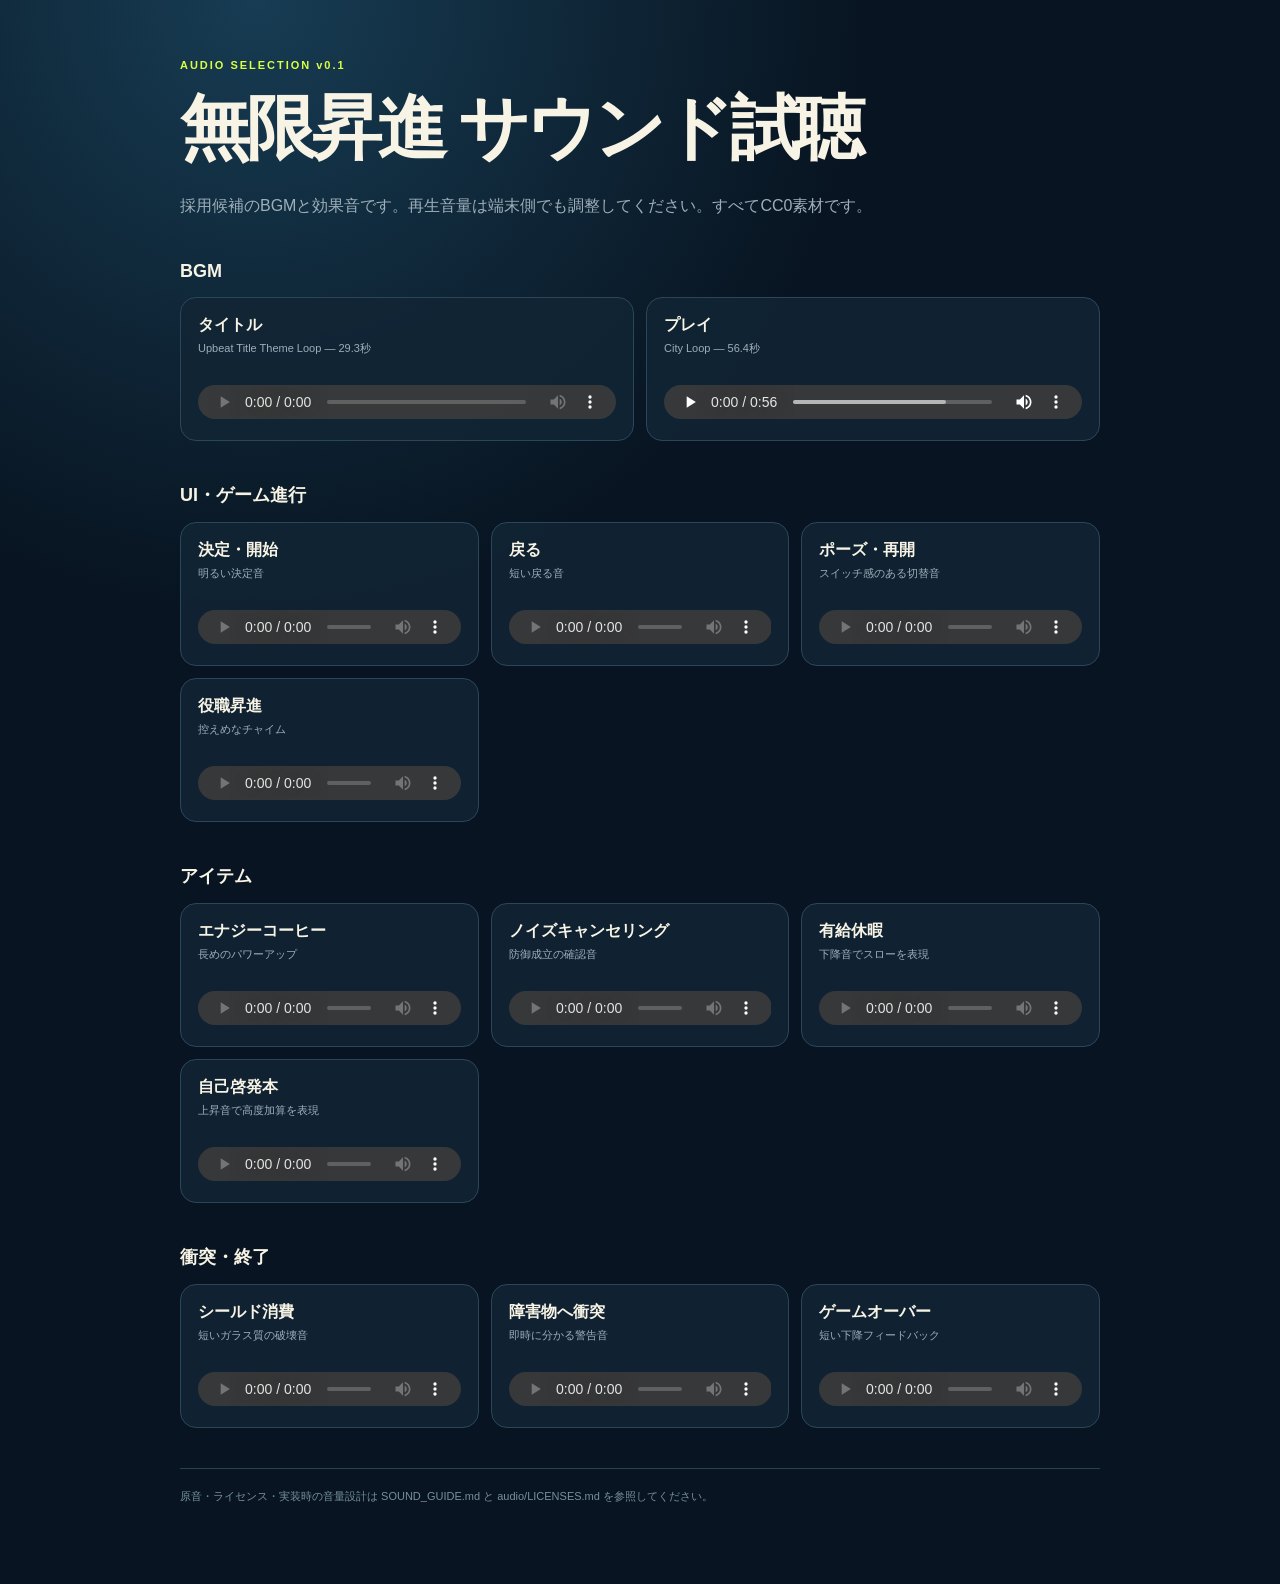
<file: audio/preview.html>
<!doctype html>
<html lang="ja">
<head>
  <meta charset="utf-8">
  <meta name="viewport" content="width=device-width, initial-scale=1">
  <title>無限昇進 — サウンド試聴</title>
  <style>
    :root { color-scheme: dark; --ink:#081421; --card:#122535; --lime:#d9ff43; --muted:#9eafba; }
    * { box-sizing:border-box; }
    body { margin:0; min-height:100vh; padding:48px 20px 80px; background:radial-gradient(circle at 20% 0,#173c53,transparent 38rem),var(--ink); color:#f8f4e5; font-family:-apple-system,BlinkMacSystemFont,"Hiragino Sans",sans-serif; }
    main { width:min(920px,100%); margin:auto; }
    .eyebrow { color:var(--lime); font-size:11px; font-weight:900; letter-spacing:.18em; }
    h1 { margin:8px 0; font-size:clamp(38px,7vw,70px); letter-spacing:-.06em; }
    .lead { color:var(--muted); line-height:1.7; }
    h2 { margin-top:42px; font-size:18px; }
    .grid { display:grid; grid-template-columns:repeat(auto-fit,minmax(260px,1fr)); gap:12px; }
    article { padding:17px; border:1px solid #2c4659; border-radius:16px; background:rgba(18,37,53,.88); }
    article strong { display:block; margin-bottom:4px; }
    article span { display:block; min-height:32px; color:var(--muted); font-size:11px; line-height:1.5; }
    audio { width:100%; height:34px; margin-top:13px; }
    footer { margin-top:40px; padding-top:20px; border-top:1px solid #294151; color:#78909f; font-size:11px; }
  </style>
</head>
<body>
  <main>
    <p class="eyebrow">AUDIO SELECTION v0.1</p>
    <h1>無限昇進 サウンド試聴</h1>
    <p class="lead">採用候補のBGMと効果音です。再生音量は端末側でも調整してください。すべてCC0素材です。</p>

    <h2>BGM</h2>
    <section class="grid">
      <article><strong>タイトル</strong><span>Upbeat Title Theme Loop — 29.3秒</span><audio controls preload="metadata" src="preview/bgm-title.m4a"></audio></article>
      <article><strong>プレイ</strong><span>City Loop — 56.4秒</span><audio controls preload="metadata" src="preview/bgm-gameplay.mp3"></audio></article>
    </section>

    <h2>UI・ゲーム進行</h2>
    <section class="grid">
      <article><strong>決定・開始</strong><span>明るい決定音</span><audio controls preload="metadata" src="preview/sfx-ui-select.m4a"></audio></article>
      <article><strong>戻る</strong><span>短い戻る音</span><audio controls preload="metadata" src="preview/sfx-ui-back.m4a"></audio></article>
      <article><strong>ポーズ・再開</strong><span>スイッチ感のある切替音</span><audio controls preload="metadata" src="preview/sfx-pause.m4a"></audio></article>
      <article><strong>役職昇進</strong><span>控えめなチャイム</span><audio controls preload="metadata" src="preview/sfx-promotion.m4a"></audio></article>
    </section>

    <h2>アイテム</h2>
    <section class="grid">
      <article><strong>エナジーコーヒー</strong><span>長めのパワーアップ</span><audio controls preload="metadata" src="preview/sfx-item-coffee.m4a"></audio></article>
      <article><strong>ノイズキャンセリング</strong><span>防御成立の確認音</span><audio controls preload="metadata" src="preview/sfx-item-headphones.m4a"></audio></article>
      <article><strong>有給休暇</strong><span>下降音でスローを表現</span><audio controls preload="metadata" src="preview/sfx-item-paid-leave.m4a"></audio></article>
      <article><strong>自己啓発本</strong><span>上昇音で高度加算を表現</span><audio controls preload="metadata" src="preview/sfx-item-book.m4a"></audio></article>
    </section>

    <h2>衝突・終了</h2>
    <section class="grid">
      <article><strong>シールド消費</strong><span>短いガラス質の破壊音</span><audio controls preload="metadata" src="preview/sfx-shield-break.m4a"></audio></article>
      <article><strong>障害物へ衝突</strong><span>即時に分かる警告音</span><audio controls preload="metadata" src="preview/sfx-hit.m4a"></audio></article>
      <article><strong>ゲームオーバー</strong><span>短い下降フィードバック</span><audio controls preload="metadata" src="preview/sfx-game-over.m4a"></audio></article>
    </section>
    <footer>原音・ライセンス・実装時の音量設計は SOUND_GUIDE.md と audio/LICENSES.md を参照してください。</footer>
  </main>
</body>
</html>
</file>
<file: styles.css>
:root {
  --ink: #081421;
  --text: #1f2d3a;
  --muted: #5d6972;
  --line: #dde5ea;
  --bg: #f6f8f9;
  --card: #ffffff;
  --sky: #42bdf7;
  --sky-soft: #d6f1f8;
  --lime: #d9ff43;
  --coral: #ff5b4d;
  --link: #0b6e99;
}
@media (prefers-color-scheme: dark) {
  :root {
    --ink: #eef4f7;
    --text: #d5dee5;
    --muted: #94a3ae;
    --line: #26323d;
    --bg: #0b1118;
    --card: #121a23;
    --sky-soft: #10283a;
    --link: #6cc7f0;
  }
}

* { box-sizing: border-box; }
html { -webkit-text-size-adjust: 100%; }
body {
  margin: 0;
  background: var(--bg);
  color: var(--text);
  font-family: -apple-system, BlinkMacSystemFont, "Hiragino Sans", "Hiragino Kaku Gothic ProN", "Noto Sans JP", sans-serif;
  font-size: 16px;
  line-height: 1.8;
}
a { color: var(--link); }
img { max-width: 100%; height: auto; }

.site-header {
  border-bottom: 1px solid var(--line);
  background: var(--card);
}
.site-header .inner {
  display: flex;
  align-items: center;
  justify-content: space-between;
  gap: 12px;
  max-width: 760px;
  margin: 0 auto;
  padding: 12px 16px;
}
.brand { display: flex; align-items: center; gap: 10px; color: var(--ink); font-weight: 900; text-decoration: none; }
.brand img { width: 34px; height: 34px; border-radius: 8px; }
.site-nav { display: flex; flex-wrap: wrap; gap: 4px 14px; font-size: 14px; }
.site-nav a { color: var(--muted); text-decoration: none; font-weight: 700; }
.site-nav a[aria-current="page"], .site-nav a:hover { color: var(--ink); }

main { max-width: 760px; margin: 0 auto; padding: 32px 16px 56px; }

.hero {
  display: grid;
  grid-template-columns: 1fr 200px;
  align-items: center;
  gap: 16px;
  margin: -32px -16px 32px;
  padding: 40px 16px 24px;
  background: linear-gradient(180deg, var(--sky) 0%, var(--sky-soft) 100%);
}
.hero .kicker { margin: 0; color: #0d3b52; font-size: 12px; font-weight: 900; letter-spacing: .12em; }
.hero h1 { margin: 4px 0 8px; color: #081421; font-size: 44px; line-height: 1.15; font-weight: 950; }
.hero .lead { margin: 0 0 16px; color: #0d2a3a; font-size: 18px; font-weight: 800; }
.hero img { justify-self: center; filter: drop-shadow(0 10px 14px rgba(8,20,33,.25)); }
.badge {
  display: inline-block;
  padding: 10px 18px;
  border: 2px solid #081421;
  border-radius: 12px;
  background: var(--lime);
  color: #081421;
  font-weight: 900;
  text-decoration: none;
  box-shadow: 0 3px 0 #081421;
}

h1.page-title { margin: 0 0 4px; color: var(--ink); font-size: 30px; line-height: 1.3; }
.updated { margin: 0 0 28px; color: var(--muted); font-size: 14px; }
h2 { margin: 36px 0 8px; padding-top: 4px; color: var(--ink); font-size: 20px; line-height: 1.4; }
h3 { margin: 22px 0 4px; color: var(--ink); font-size: 16px; }
p, ul, ol, dl { margin: 0 0 12px; }
ul, ol { padding-left: 1.4em; }
li { margin: 2px 0; }

.cards { display: grid; grid-template-columns: repeat(2, 1fr); gap: 12px; margin: 16px 0; }
.card { padding: 16px; border: 1px solid var(--line); border-radius: 14px; background: var(--card); }
.card h3 { margin: 0 0 4px; }
.card p { margin: 0; color: var(--muted); font-size: 14px; }

.table-wrap { overflow-x: auto; margin: 12px 0 16px; }
table { width: 100%; border-collapse: collapse; font-size: 14px; background: var(--card); }
th, td { padding: 10px 12px; border: 1px solid var(--line); text-align: left; vertical-align: top; }
th { background: var(--sky-soft); color: var(--ink); white-space: nowrap; }

.note { padding: 14px 16px; border-left: 4px solid var(--sky); border-radius: 0 10px 10px 0; background: var(--card); }

details { margin: 8px 0; padding: 12px 16px; border: 1px solid var(--line); border-radius: 12px; background: var(--card); }
summary { color: var(--ink); font-weight: 800; cursor: pointer; }
details p { margin: 8px 0 0; }

.site-footer { border-top: 1px solid var(--line); color: var(--muted); font-size: 13px; }
.site-footer .inner { display: flex; flex-wrap: wrap; justify-content: space-between; gap: 8px 16px; max-width: 760px; margin: 0 auto; padding: 20px 16px 32px; }
.site-footer nav { display: flex; flex-wrap: wrap; gap: 4px 14px; }
.site-footer a { color: var(--muted); }

@media (max-width: 560px) {
  .hero { grid-template-columns: 1fr; text-align: center; }
  .hero img { width: 150px; grid-row: 1; }
  .hero h1 { font-size: 36px; }
  .cards { grid-template-columns: 1fr; }
  h1.page-title { font-size: 24px; }
  .site-header .inner { flex-direction: column; align-items: flex-start; }
}
</file>
<file: mock/styles.css>
:root {
  color-scheme: dark;
  --ink: #081421;
  --paper: #f6f1df;
  --lime: #d9ff43;
  --coral: #ff5b4d;
  --blue: #55c3ff;
}

* { box-sizing: border-box; }

html, body { margin: 0; min-height: 100%; overscroll-behavior: none; }

body {
  background:
    radial-gradient(circle at 20% 20%, rgba(85, 195, 255, .16), transparent 28rem),
    #07111c;
  color: var(--paper);
  font-family: -apple-system, BlinkMacSystemFont, "Hiragino Sans", "Yu Gothic", sans-serif;
}

button { font: inherit; }

.demo-layout {
  min-height: 100vh;
  display: flex;
  align-items: center;
  justify-content: center;
  gap: clamp(44px, 8vw, 120px);
  padding: 32px;
}

.brief { width: min(420px, 38vw); }
.eyebrow, .mini-title, .modal-kicker {
  color: var(--lime);
  font-size: 11px;
  font-weight: 900;
  letter-spacing: .16em;
}
.brief h1 { margin: 10px 0 0; font-size: clamp(54px, 7vw, 92px); letter-spacing: -.08em; line-height: .95; }
.lead { margin: 28px 0; font-size: clamp(24px, 3vw, 39px); font-weight: 800; line-height: 1.35; }
.instruction-card { border-top: 1px solid rgba(255,255,255,.2); border-bottom: 1px solid rgba(255,255,255,.2); padding: 20px 0; }
.instruction-card span { color: var(--blue); font: 800 11px/1 system-ui; letter-spacing: .14em; }
.instruction-card p { margin: 10px 0 0; line-height: 1.8; color: #c7d1da; }
.prototype-note { color: #6f8090; font-size: 12px; line-height: 1.6; }

.phone {
  position: relative;
  flex: none;
  width: min(390px, calc((100vh - 64px) * .462));
  aspect-ratio: 390 / 844;
  border: 7px solid #24303a;
  border-radius: 48px;
  background: #02070c;
  box-shadow: 0 38px 90px rgba(0,0,0,.55), inset 0 0 0 1px #59636b;
  overflow: hidden;
}
.screen { position: absolute; inset: 0; overflow: hidden; border-radius: 40px; background: #66cfff; touch-action: none; }
canvas { position: absolute; width: 100%; height: 100%; display: block; }
.speaker { position: absolute; z-index: 20; top: 10px; left: 50%; width: 100px; height: 27px; transform: translateX(-50%); background: #02070c; border-radius: 18px; }
.home-indicator { position: absolute; z-index: 20; bottom: 7px; left: 50%; width: 110px; height: 4px; transform: translateX(-50%); background: rgba(255,255,255,.85); border-radius: 3px; }

.overlay { position: absolute; z-index: 5; inset: 0; }
.hidden { display: none !important; }
.title-screen { background: linear-gradient(180deg, #52c9ff 0%, #a8e6ff 64%, #f4f0dc 64%); color: var(--ink); overflow: hidden; }
.title-screen::before { content: ""; position: absolute; left: -10%; right: -10%; bottom: 0; height: 36%; background: repeating-linear-gradient(90deg, #d9d7cc 0 38px, #ece8d9 38px 62px); clip-path: polygon(0 30%, 12% 18%, 20% 43%, 32% 10%, 45% 31%, 55% 4%, 67% 36%, 78% 16%, 87% 31%, 100% 8%, 100% 100%, 0 100%); opacity: .88; }
.title-content { position: relative; z-index: 2; height: 100%; text-align: center; padding: 80px 26px 102px; display: flex; flex-direction: column; align-items: center; }
.mini-title { color: #146387; margin: 0 0 4px; font-size: 9px; }
.title-content h2 { margin: 0; font-size: clamp(52px, 14vw, 66px); line-height: 1; letter-spacing: -.08em; font-weight: 950; transform: rotate(-2deg); }
.title-content h2 span { color: #fff; -webkit-text-stroke: 2px var(--ink); text-shadow: 4px 4px 0 var(--ink); margin-right: 4px; }
.tagline { margin: 10px 0 0; font-size: 15px; font-weight: 900; letter-spacing: .24em; }
.hero-quote { position: relative; margin: 14px 0 0; padding: 7px 13px; border: 2px solid var(--ink); border-radius: 16px; background: #fff; color: var(--ink); font-size: 12px; font-weight: 900; box-shadow: 0 3px 0 var(--ink); }
.hero-quote::after { content: ''; position: absolute; left: 50%; bottom: -8px; width: 10px; height: 10px; background: #fff; border-right: 2px solid var(--ink); border-bottom: 2px solid var(--ink); transform: translateX(-50%) rotate(45deg); }
.hero-art { width: 158px; height: 230px; margin: auto 0 -2px; object-fit: contain; filter: drop-shadow(0 12px 0 rgba(8,20,33,.14)); animation: float 1.4s ease-in-out infinite; }
@keyframes float { 50% { transform: translateY(-8px) rotate(1deg); } }
.cloud-one, .cloud-two { position: absolute; width: 100px; height: 25px; background: rgba(255,255,255,.72); border-radius: 50%; filter: blur(1px); }
.cloud-one { top: 185px; left: -25px; } .cloud-two { top: 245px; right: -30px; transform: scale(.8); }

.primary-button { width: 100%; min-height: 58px; border: 3px solid var(--ink); border-radius: 16px; background: var(--lime); color: var(--ink); box-shadow: 0 6px 0 var(--ink); font-size: 16px; font-weight: 950; cursor: pointer; }
.primary-button:active { transform: translateY(4px); box-shadow: 0 2px 0 var(--ink); }
.primary-button span { float: right; margin-right: 16px; font-size: 22px; }
.best { margin: 15px 0 0; color: #536270; font-size: 10px; font-weight: 900; letter-spacing: .14em; }
.best strong { color: var(--ink); font-size: 12px; }

.ranking-button { margin-top: 10px; padding: 7px 16px; border: 2px solid var(--ink); border-radius: 18px; background: #fff; color: var(--ink); box-shadow: 0 3px 0 var(--ink); font-size: 12px; font-weight: 900; cursor: pointer; }
.ranking-button:active { transform: translateY(2px); box-shadow: 0 1px 0 var(--ink); }
.game-over-modal .result-row { grid-auto-flow: column; grid-template-columns: none; grid-auto-columns: 1fr; }
.result-row .global-rank strong { color: var(--coral); }
.over-links { display: flex; justify-content: center; gap: 22px; }
.ranking-overlay { z-index: 11; }
.ranking-modal { padding: 22px 18px 18px; }
.ranking-modal h2 { font-size: 23px; white-space: nowrap; }
.ranking-tabs { display: grid; grid-template-columns: 1fr 1fr 1fr; gap: 6px; margin: 10px 0; padding: 4px; border-radius: 12px; background: #e3e9ec; }
.ranking-tabs button { padding: 7px 0; border: 0; border-radius: 9px; background: transparent; color: #5d6972; font-size: 12px; font-weight: 900; cursor: pointer; }
.ranking-tabs button[aria-selected="true"] { background: #fff; color: var(--ink); box-shadow: 0 1px 3px rgba(8,20,33,.18); }
.ranking-list { margin: 0; padding: 0; list-style: none; max-height: min(250px, calc(100svh - 360px)); overflow: auto; text-align: left; }
.ranking-list li { display: grid; grid-template-columns: 30px 1fr auto; align-items: center; gap: 6px; padding: 7px 8px; border-bottom: 1px solid #e3e9ec; font-size: 12px; }
.ranking-list li b { color: #397288; font-size: 13px; text-align: center; }
.ranking-list li span small { display: block; color: #7b8790; font-size: 9px; font-weight: 800; }
.ranking-list li strong { font-size: 13px; }
.ranking-list li.me { border-radius: 9px; background: var(--lime); border-bottom-color: transparent; }
.ranking-note { margin: 10px 0 0; color: #7b8790 !important; font-size: 10px !important; }
.ranking-modal .primary-button { min-height: 46px; margin-top: 12px; }
.mode-select { display: grid; grid-template-columns: 1fr 1fr; gap: 6px; width: 100%; margin: 0 0 10px; padding: 4px; border: 2px solid var(--ink); border-radius: 14px; background: #fff; }
.mode-select button { padding: 7px 0; border: 0; border-radius: 9px; background: transparent; color: #5d6972; font-size: 12px; font-weight: 950; cursor: pointer; }
.mode-select button[aria-pressed="true"] { background: var(--ink); color: #fff; }
.mode-select button[data-mode="stretch"][aria-pressed="true"] { background: var(--coral); }
.mode-locked { margin: 0 0 10px; color: #536270; font-size: 10px; font-weight: 900; }
.stretch-unlocked { margin: 8px 0 -6px; color: var(--coral); font-size: 11px; font-weight: 950; }
.stretch-mode .title-screen { background: linear-gradient(180deg, #ff9a6b 0%, #ffd2a8 64%, #f4f0dc 64%); }
.stretch-mode .speed { color: #ffd0c8; }
.stretch-mode .tagline { letter-spacing: .04em; white-space: nowrap; }
.stretch-mode .rank-pill { border-color: var(--coral); background: rgba(255,91,77,.45); }
.mode-select.three { grid-template-columns: 1fr 1fr 1.25fr; }
.mode-select button.hidden, .ranking-tabs button.hidden { display: none; }
.mode-select button[data-mode="overtime"][aria-pressed="true"] { background: #2a2f6b; color: #ffd66e; }
.stretch-unlocked.overtime { color: #3b3f9a; }
.overtime-mode .title-screen { background: linear-gradient(180deg, #0b1330 0%, #2d2f63 64%, #f4f0dc 64%); }
.overtime-mode .title-screen .mini-title, .overtime-mode .title-screen h2, .overtime-mode .title-screen .tagline { color: #fff; }
.overtime-mode .title-screen h2 span { color: #ffd66e; }
.overtime-mode .tagline { letter-spacing: .04em; white-space: nowrap; }
.overtime-mode .speed { color: #ffd66e; }
.overtime-mode .rank-pill { border-color: #ffd66e; background: rgba(42,47,107,.7); }
.item-screen { background: linear-gradient(180deg, #dff5ff, #f6f1df 45%); color: var(--ink); overflow: auto; }
.item-screen-content { min-height: 100%; padding: 64px 22px 102px; text-align: center; }
.item-screen .mini-title { margin: 0; color: #1a7ca3; }
.item-screen h2 { margin: 5px 0 5px; font-size: 31px; letter-spacing: -.05em; }
.item-intro { margin: 0 0 16px; color: #60727f; font-size: 12px; line-height: 1.6; }
.item-list { display: grid; gap: 8px; margin-bottom: 15px; text-align: left; }
.item-list article { display: grid; grid-template-columns: 57px 1fr 42px; align-items: center; min-height: 76px; padding: 8px 9px; border: 2px solid var(--ink); border-radius: 14px; background: rgba(255,255,255,.82); box-shadow: 0 3px 0 var(--ink); }
.item-list img { width: 55px; height: 55px; object-fit: contain; }
.item-list h3 { margin: 0 0 3px; font-size: 12px; }
.item-list p { margin: 0; color: #687782; font-size: 9px; line-height: 1.4; }
.item-list b { justify-self: end; padding: 5px 6px; border-radius: 8px; background: var(--lime); color: var(--ink); font-size: 10px; }
.item-screen .primary-button { min-height: 52px; }
.item-screen .text-button { margin-top: 12px; }

.hud { position: absolute; z-index: 3; left: 0; right: 0; top: 0; padding: 48px 18px 0; color: white; pointer-events: none; text-shadow: 0 2px 8px rgba(0,0,0,.28); }
.hud-stat { float: left; }
.hud-stat span { display: block; font-size: 8px; font-weight: 900; letter-spacing: .16em; }
.hud-stat strong { display: block; font-size: 20px; line-height: 1.1; }
.hud-stat b { font-size: 31px; }
.rank-pill { position: absolute; left: 50%; top: 53px; transform: translateX(-50%); padding: 7px 12px; border: 1px solid rgba(255,255,255,.7); border-radius: 20px; background: rgba(8,20,33,.3); font-size: 11px; font-weight: 900; backdrop-filter: blur(8px); }
.icon-button { pointer-events: auto; float: right; width: 40px; height: 40px; border: 1px solid rgba(255,255,255,.6); border-radius: 50%; background: rgba(8,20,33,.32); color: white; font-weight: 950; cursor: pointer; backdrop-filter: blur(8px); }
.sound-button { position: absolute; z-index: 11; top: 48px; right: 66px; width: 40px; height: 40px; border: 1px solid rgba(255,255,255,.68); border-radius: 50%; background: rgba(8,20,33,.38); color: white; box-shadow: 0 2px 10px rgba(8,20,33,.16); font-size: 18px; font-weight: 900; cursor: pointer; backdrop-filter: blur(8px); }
.sound-button[aria-pressed="true"] { color: #9ca9b2; background: rgba(8,20,33,.62); text-decoration: line-through; }
.speed { clear: both; padding-top: 7px; font-size: 9px; font-weight: 900; letter-spacing: .1em; }

.modal-overlay { display: grid; place-items: center; padding: 25px 25px 96px; background: rgba(5,14,24,.68); backdrop-filter: blur(10px); color: var(--ink); }
.modal { width: 100%; padding: 30px 24px 25px; background: var(--paper); border: 4px solid var(--ink); border-radius: 24px; box-shadow: 0 10px 0 var(--ink); text-align: center; }
.modal-kicker { margin: 0; color: #397288; }
.modal-kicker.danger { color: var(--coral); }
.modal h2 { margin: 8px 0; font-size: 34px; line-height: 1.15; letter-spacing: -.05em; }
.modal > p:not(.modal-kicker, .new-best) { color: #62717d; font-size: 13px; }
.modal > p.noboru-line { margin: 4px 0 0; color: var(--ink); font-size: 12px; font-weight: 900; }
.modal .primary-button { margin-top: 20px; }
.text-button { margin-top: 18px; border: 0; background: transparent; color: #5d6972; font-size: 12px; font-weight: 800; text-decoration: underline; cursor: pointer; }
.failure-icon { display: grid; place-items: center; width: 54px; height: 54px; margin: -60px auto 15px; border: 4px solid var(--ink); border-radius: 50%; background: var(--coral); color: white; box-shadow: 0 5px 0 var(--ink); font-size: 32px; font-weight: 950; }
.result-row { display: grid; grid-template-columns: 1fr 1fr; gap: 8px; margin-top: 20px; }
.result-row div { padding: 13px 5px; background: #e8e2d1; border-radius: 10px; }
.result-row span { display: block; color: #77818a; font-size: 9px; font-weight: 800; }
.result-row strong { display: block; margin-top: 4px; font-size: 18px; }
.new-best { margin: 12px 0 -10px; color: #f04e40; font-size: 12px; font-weight: 950; letter-spacing: .12em; }
.game-over-modal { padding: 22px 20px 17px; }
.game-over-modal h2 { font-size: 29px; }
.game-over-modal .result-row { margin-top: 12px; }
.failure-capture { position: relative; margin: 12px 0 0; overflow: hidden; border: 2px solid var(--ink); border-radius: 12px; background: #081421; }
.failure-capture img { display: block; width: 100%; height: 102px; object-fit: cover; object-position: center 45%; }
.failure-capture figcaption { position: absolute; left: 0; right: 0; bottom: 0; padding: 6px 8px; background: rgba(8,20,33,.82); color: white; font-size: 9px; font-weight: 850; }
.capture-actions { display: grid; grid-template-columns: 1fr 1fr; gap: 8px; margin-top: 8px; }
.capture-actions button { min-height: 34px; border: 2px solid var(--ink); border-radius: 9px; background: white; color: var(--ink); font-size: 10px; font-weight: 900; cursor: pointer; }
.capture-actions button:last-child { background: #dff5ff; }
.game-over-modal .primary-button { min-height: 48px; margin-top: 10px; }
.game-over-modal .text-button { margin-top: 10px; }

.touch-guide { position: absolute; z-index: 2; left: 0; right: 0; bottom: 96px; display: grid; place-items: center; pointer-events: none; color: rgba(255,255,255,.86); }
.touch-guide div { display: grid; grid-template-columns: 30px 82px 30px; align-items: center; text-align: center; font-size: 38px; font-weight: 200; }
.touch-guide i { height: 2px; background: currentColor; position: relative; }
.touch-guide i::after { content: ""; position: absolute; left: 50%; top: 50%; width: 26px; height: 26px; border: 2px solid white; border-radius: 50%; transform: translate(-50%, -50%); background: rgba(255,255,255,.16); }
.touch-guide span { grid-column: 1 / -1; margin-top: -3px; font-size: 9px; font-weight: 900; letter-spacing: .08em; }

.effect-chip { position: absolute; z-index: 4; top: 126px; left: 18px; display: flex; align-items: center; gap: 6px; max-width: calc(100% - 36px); padding: 5px 9px 5px 5px; border: 2px solid white; border-radius: 18px; background: rgba(8,20,33,.67); color: white; box-shadow: 0 3px 12px rgba(0,0,0,.2); font-size: 9px; font-weight: 900; pointer-events: none; }
.effect-chip img { width: 24px; height: 24px; object-fit: contain; }
.pickup-toast { position: absolute; z-index: 4; left: 50%; top: 176px; transform: translateX(-50%); width: max-content; max-width: 85%; padding: 9px 15px; border: 2px solid var(--ink); border-radius: 20px; background: var(--lime); color: var(--ink); box-shadow: 0 4px 0 var(--ink); font-size: 11px; font-weight: 950; pointer-events: none; animation: toast-pop .24s ease-out; }
@keyframes toast-pop { from { transform: translateX(-50%) scale(.7); opacity: 0; } }

.ad-slot { position: absolute; z-index: 12; left: 0; right: 0; bottom: 0; height: 76px; display: flex; flex-direction: column; align-items: center; justify-content: center; border-top: 1px solid #d7dde1; background: rgba(248,250,251,.97); color: #7b8790; pointer-events: none; box-shadow: 0 -3px 14px rgba(8,20,33,.12); }
.ad-slot span { font: 700 8px/1 system-ui; letter-spacing: .18em; }
.ad-slot strong { margin-top: 5px; font: 700 10px/1 system-ui; }

@media (max-width: 760px) {
  .demo-layout { padding: 0; min-height: 100svh; }
  .brief { display: none; }
  .phone { width: min(100vw, calc(100svh * .462)); max-height: 100svh; border: 0; border-radius: 0; box-shadow: none; }
  .screen { border-radius: 0; }
  .speaker { top: 8px; }
}
.ranking-tabs.four { grid-template-columns: repeat(4, 1fr); }
.ranking-tabs.four button { font-size: 11px; }
.overtime-mode .title-cloud { opacity: .12; }
</file>
